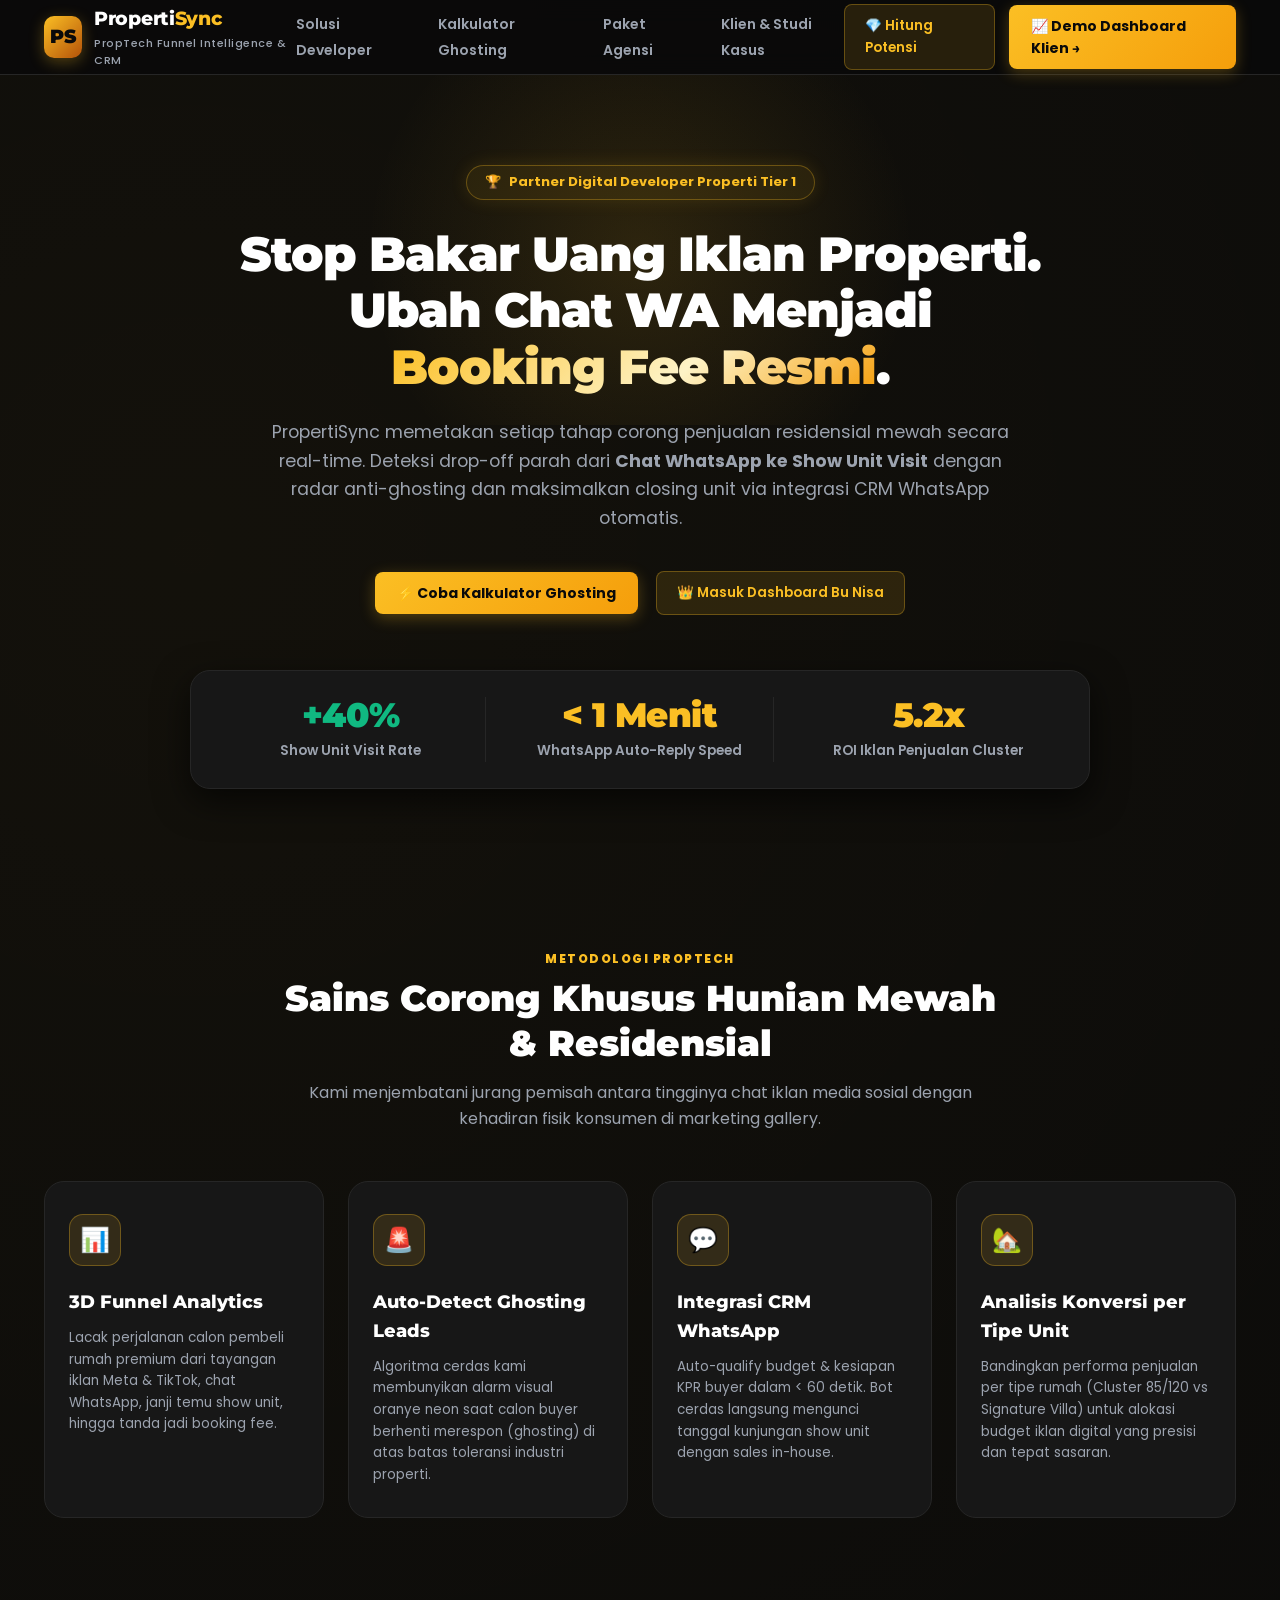
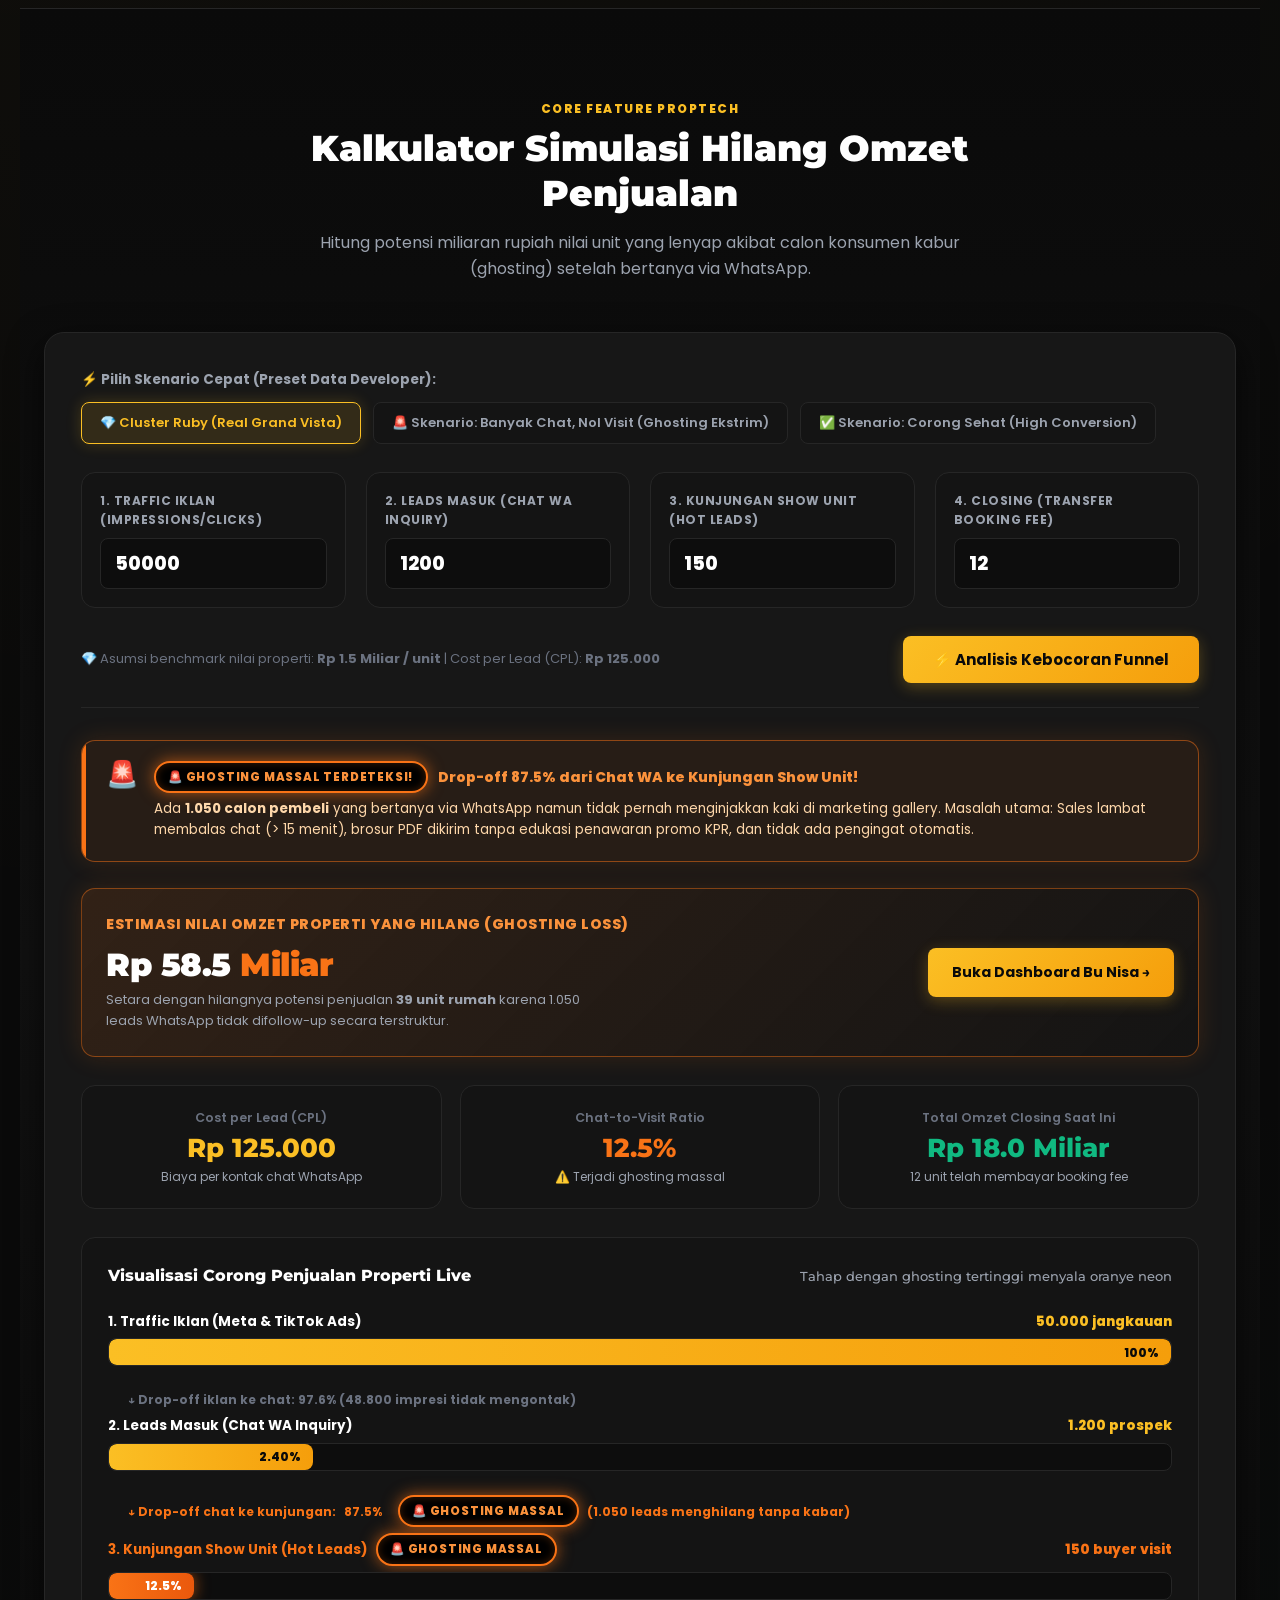
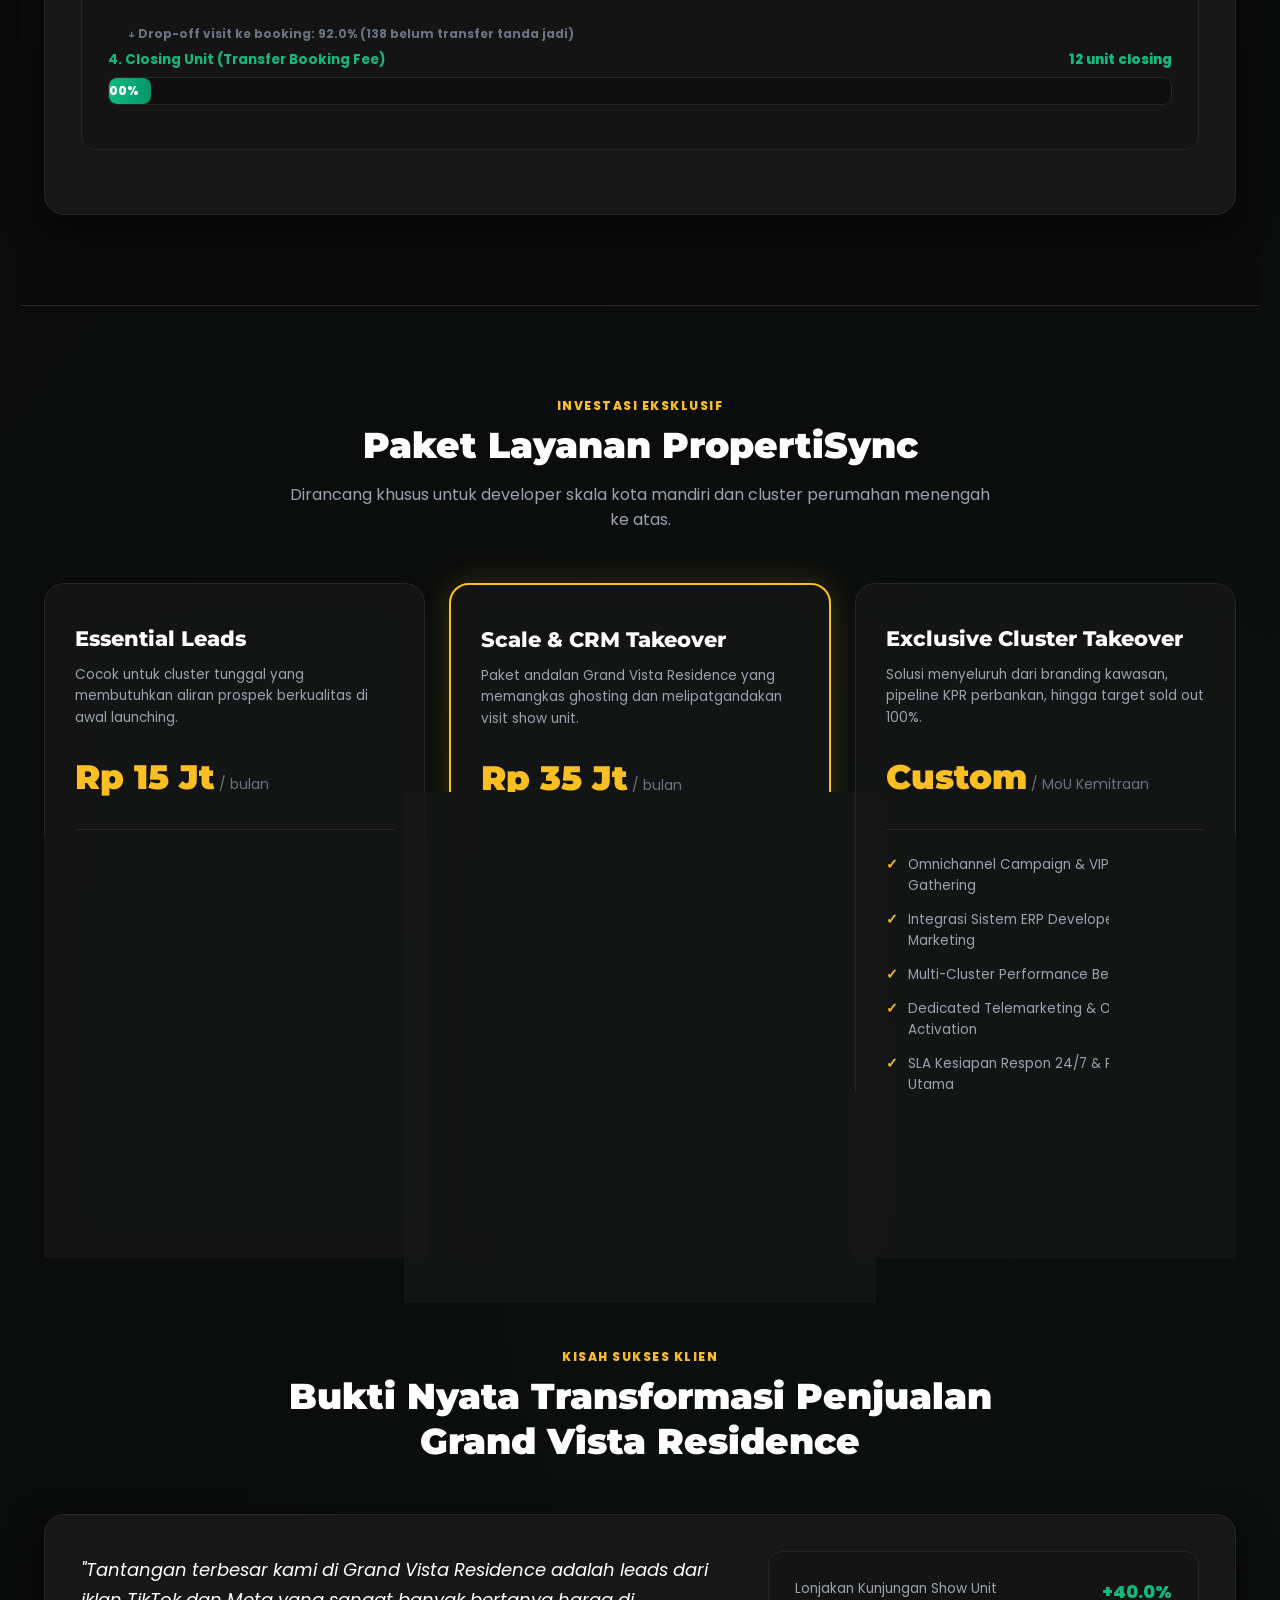
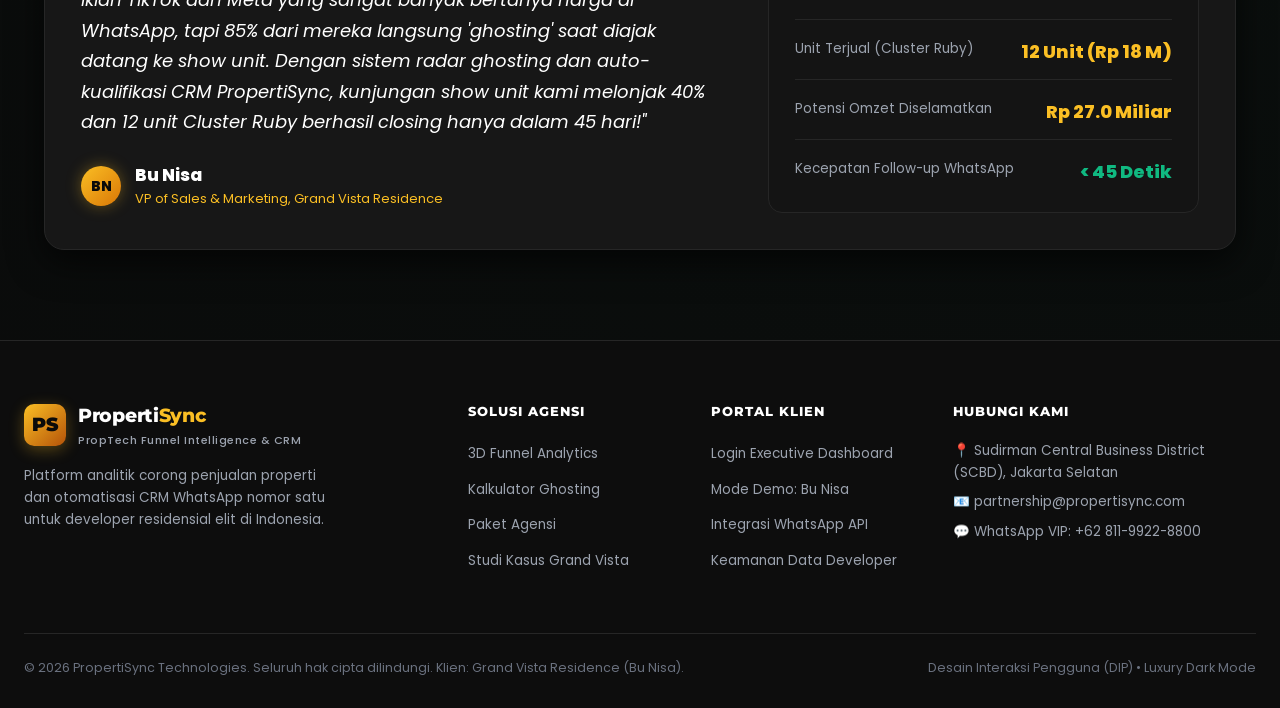
<file: home.html>
<!DOCTYPE html>
<html lang="id">
<head>
  <meta charset="UTF-8" />
  <meta name="viewport" content="width=device-width, initial-scale=1.0" />
  <title>PropertiSync | Solusi PropTech Anti-Ghosting & Corong Penjualan Properti Elit</title>

  <!-- Google Font: Poppins & Montserrat -->
  <link rel="preconnect" href="https://fonts.googleapis.com" />
  <link rel="preconnect" href="https://fonts.gstatic.com" crossorigin />
  <link href="https://fonts.googleapis.com/css2?family=Montserrat:wght@400;600;700;800;900&family=Poppins:wght@300;400;500;600;700;800&display=swap" rel="stylesheet" />

  <!-- CSS Design System -->
  <link rel="stylesheet" href="css/style.css" />
</head>

<body>
  <!-- ================= NAVBAR ================= -->
  <header class="site-header">
    <div class="navbar-container">
      <a href="home.html" class="brand-group">
        <div class="brand-logo-icon">PS</div>
        <div class="brand-text-col">
          <span class="brand-name">Properti<span>Sync</span></span>
          <span class="brand-tagline">PropTech Funnel Intelligence & CRM</span>
        </div>
      </a>

      <nav>
        <ul class="nav-links">
          <li><a href="#solusi">Solusi Developer</a></li>
          <li><a href="#kalkulator">Kalkulator Ghosting</a></li>
          <li><a href="#paket">Paket Agensi</a></li>
          <li><a href="#klien">Klien & Studi Kasus</a></li>
        </ul>
      </nav>

      <div class="nav-cta-group">
        <a href="#kalkulator" class="btn-secondary">💎 Hitung Potensi</a>
        <a href="index.html?demo=true" class="btn-gold">📈 Demo Dashboard Klien &rarr;</a>
      </div>
    </div>
  </header>

  <!-- ================= HERO SECTION ================= -->
  <section class="hero-section">
    <div class="hero-container">
      <div class="pill-badge-gold">
        <span>🏆</span>
        <span>Partner Digital Developer Properti Tier 1</span>
      </div>

      <h1 class="hero-headline">
        Stop Bakar Uang Iklan Properti.<br />
        Ubah Chat WA Menjadi <span class="gold-text">Booking Fee Resmi</span>.
      </h1>

      <p class="hero-subheadline">
        PropertiSync memetakan setiap tahap corong penjualan residensial mewah secara real-time. Deteksi drop-off parah dari
        <strong>Chat WhatsApp ke Show Unit Visit</strong> dengan radar anti-ghosting dan maksimalkan closing unit via integrasi CRM WhatsApp otomatis.
      </p>

      <div class="hero-cta-buttons">
        <a href="#kalkulator" class="btn-gold">⚡ Coba Kalkulator Ghosting</a>
        <a href="index.html?demo=true" class="btn-secondary">👑 Masuk Dashboard Bu Nisa</a>
      </div>

      <!-- KEY STATS BAR -->
      <div class="stats-bar-grid">
        <div class="stat-item">
          <div class="stat-value emerald">+40%</div>
          <div class="stat-label">Show Unit Visit Rate</div>
        </div>
        <div class="stat-item">
          <div class="stat-value">&lt; 1 Menit</div>
          <div class="stat-label">WhatsApp Auto-Reply Speed</div>
        </div>
        <div class="stat-item">
          <div class="stat-value">5.2x</div>
          <div class="stat-label">ROI Iklan Penjualan Cluster</div>
        </div>
      </div>
    </div>
  </section>

  <!-- ================= PROFIL SINGKAT AGENSI (4 VALUE PROPS) ================= -->
  <section id="solusi" class="section-wrapper">
    <div class="section-title-center">
      <span class="section-pill">Metodologi PropTech</span>
      <h2>Sains Corong Khusus Hunian Mewah & Residensial</h2>
      <p>Kami menjembatani jurang pemisah antara tingginya chat iklan media sosial dengan kehadiran fisik konsumen di marketing gallery.</p>
    </div>

    <div class="props-grid">
      <!-- Prop 1 -->
      <div class="prop-card">
        <div class="prop-icon">📊</div>
        <h3>3D Funnel Analytics</h3>
        <p>Lacak perjalanan calon pembeli rumah premium dari tayangan iklan Meta & TikTok, chat WhatsApp, janji temu show unit, hingga tanda jadi booking fee.</p>
      </div>

      <!-- Prop 2 -->
      <div class="prop-card">
        <div class="prop-icon">🚨</div>
        <h3>Auto-Detect Ghosting Leads</h3>
        <p>Algoritma cerdas kami membunyikan alarm visual oranye neon saat calon buyer berhenti merespon (ghosting) di atas batas toleransi industri properti.</p>
      </div>

      <!-- Prop 3 -->
      <div class="prop-card">
        <div class="prop-icon">💬</div>
        <h3>Integrasi CRM WhatsApp</h3>
        <p>Auto-qualify budget & kesiapan KPR buyer dalam &lt; 60 detik. Bot cerdas langsung mengunci tanggal kunjungan show unit dengan sales in-house.</p>
      </div>

      <!-- Prop 4 -->
      <div class="prop-card">
        <div class="prop-icon">🏡</div>
        <h3>Analisis Konversi per Tipe Unit</h3>
        <p>Bandingkan performa penjualan per tipe rumah (Cluster 85/120 vs Signature Villa) untuk alokasi budget iklan digital yang presisi dan tepat sasaran.</p>
      </div>
    </div>
  </section>

  <!-- ================= KALKULATOR SIMULASI HILANG OMZET (CORE FEATURE) ================= -->
  <section id="kalkulator" class="section-wrapper calculator-section">
    <div class="section-title-center">
      <span class="section-pill">Core Feature PropTech</span>
      <h2>Kalkulator Simulasi Hilang Omzet Penjualan</h2>
      <p>Hitung potensi miliaran rupiah nilai unit yang lenyap akibat calon konsumen kabur (ghosting) setelah bertanya via WhatsApp.</p>
    </div>

    <div class="calculator-card-container">
      <!-- Presets Selector -->
      <div class="preset-selector-row">
        <span class="preset-label">⚡ Pilih Skenario Cepat (Preset Data Developer):</span>
        <div class="preset-buttons">
          <button type="button" class="btn-preset active" data-preset="ruby">
            💎 Cluster Ruby (Real Grand Vista)
          </button>
          <button type="button" class="btn-preset" data-preset="banyak_chat">
            🚨 Skenario: Banyak Chat, Nol Visit (Ghosting Ekstrim)
          </button>
          <button type="button" class="btn-preset" data-preset="sehat">
            ✅ Skenario: Corong Sehat (High Conversion)
          </button>
        </div>
      </div>

      <!-- 4 Input Dinamis -->
      <div class="calc-inputs-grid">
        <div class="calc-input-box">
          <label for="inputTraffic">1. Traffic Iklan (Impressions/Clicks)</label>
          <input type="number" id="inputTraffic" value="50000" min="1000" step="1000" />
        </div>

        <div class="calc-input-box">
          <label for="inputChat">2. Leads Masuk (Chat WA Inquiry)</label>
          <input type="number" id="inputChat" value="1200" min="50" step="50" />
        </div>

        <div class="calc-input-box">
          <label for="inputVisit">3. Kunjungan Show Unit (Hot Leads)</label>
          <input type="number" id="inputVisit" value="150" min="5" step="5" />
        </div>

        <div class="calc-input-box">
          <label for="inputBooking">4. Closing (Transfer Booking Fee)</label>
          <input type="number" id="inputBooking" value="12" min="1" step="1" />
        </div>
      </div>

      <!-- Action Bar -->
      <div class="calc-action-bar">
        <span class="calc-note">
          💎 Asumsi benchmark nilai properti: <strong>Rp 1.5 Miliar / unit</strong> | Cost per Lead (CPL): <strong>Rp 125.000</strong>
        </span>
        <button type="button" id="btnHitungCorong" class="btn-gold btn-calc-run">
          ⚡ Analisis Kebocoran Funnel
        </button>
      </div>

      <!-- Calculation Output Display -->
      <div id="calcResultsOutput">
        <!-- Rendered via JavaScript -->
      </div>
    </div>
  </section>

  <!-- ================= PRICING SECTION (GLASSMORPHISM) ================= -->
  <section id="paket" class="section-wrapper">
    <div class="section-title-center">
      <span class="section-pill">Investasi Eksklusif</span>
      <h2>Paket Layanan PropertiSync</h2>
      <p>Dirancang khusus untuk developer skala kota mandiri dan cluster perumahan menengah ke atas.</p>
    </div>

    <div class="pricing-grid">
      <!-- Paket 1 -->
      <div class="pricing-card-glass">
        <div class="pricing-header">
          <h3>Essential Leads</h3>
          <p>Cocok untuk cluster tunggal yang membutuhkan aliran prospek berkualitas di awal launching.</p>
        </div>
        <div class="pricing-price">
          <span class="amount">Rp 15 Jt</span>
          <span class="period"> / bulan</span>
        </div>
        <ul class="pricing-features">
          <li><span class="check-icon">✓</span> Pengelolaan Meta Ads Properti (IG & FB)</li>
          <li><span class="check-icon">✓</span> Setup Landing Page 3D Virtual Show Unit</li>
          <li><span class="check-icon">✓</span> Filter Kualifikasi Pembeli Rumah</li>
          <li><span class="check-icon">✓</span> Laporan Mingguan CPL & Volume Chat</li>
        </ul>
        <a href="#kalkulator" class="btn-secondary" style="text-align: center;">Hitung Potensi Omzet</a>
      </div>

      <!-- Paket 2 (Popular) -->
      <div class="pricing-card-glass popular">
        <div class="popular-badge-gold">👑 Paling Diminati</div>
        <div class="pricing-header">
          <h3>Scale & CRM Takeover</h3>
          <p>Paket andalan Grand Vista Residence yang memangkas ghosting dan melipatgandakan visit show unit.</p>
        </div>
        <div class="pricing-price">
          <span class="amount">Rp 35 Jt</span>
          <span class="period"> / bulan</span>
        </div>
        <ul class="pricing-features">
          <li><span class="check-icon">✓</span> Multi-Platform Ads (Meta Ads + High Intent TikTok)</li>
          <li><span class="check-icon">✓</span> <strong>Radar Deteksi Ghosting Massal Real-Time</strong></li>
          <li><span class="check-icon">✓</span> <strong>Auto-Responder WhatsApp CRM (&lt; 60 Detik)</strong></li>
          <li><span class="check-icon">✓</span> <strong>Akses Executive Dashboard Bu Nisa</strong></li>
          <li><span class="check-icon">✓</span> Auto-Booking Jadwal Visit via Kalender Sales</li>
          <li><span class="check-icon">✓</span> Dedicated Real Estate Growth Strategist</li>
        </ul>
        <a href="index.html?demo=true" class="btn-gold" style="justify-content: center;">Buka Demo Dashboard Klien &rarr;</a>
      </div>

      <!-- Paket 3 -->
      <div class="pricing-card-glass">
        <div class="pricing-header">
          <h3>Exclusive Cluster Takeover</h3>
          <p>Solusi menyeluruh dari branding kawasan, pipeline KPR perbankan, hingga target sold out 100%.</p>
        </div>
        <div class="pricing-price">
          <span class="amount">Custom</span>
          <span class="period"> / MoU Kemitraan</span>
        </div>
        <ul class="pricing-features">
          <li><span class="check-icon">✓</span> Omnichannel Campaign & VIP Customer Gathering</li>
          <li><span class="check-icon">✓</span> Integrasi Sistem ERP Developer & Galeri Marketing</li>
          <li><span class="check-icon">✓</span> Multi-Cluster Performance Benchmarking</li>
          <li><span class="check-icon">✓</span> Dedicated Telemarketing & On-site Activation</li>
          <li><span class="check-icon">✓</span> SLA Kesiapan Respon 24/7 & Prioritas Utama</li>
        </ul>
        <a href="index.html?demo=true" class="btn-secondary" style="text-align: center;">Konsultasi Kemitraan</a>
      </div>
    </div>
  </section>

  <!-- ================= KLIEN & TESTIMONI ================= -->
  <section id="klien" class="section-wrapper" style="padding-top: 0;">
    <div class="section-title-center">
      <span class="section-pill">Kisah Sukses Klien</span>
      <h2>Bukti Nyata Transformasi Penjualan Grand Vista Residence</h2>
    </div>

    <div class="calculator-card-container" style="display: grid; grid-template-columns: 1.2fr 0.8fr; gap: 40px; align-items: center;">
      <div>
        <p style="font-size: 18px; font-style: italic; color: #ffffff; line-height: 1.7; margin-bottom: 24px;">
          "Tantangan terbesar kami di Grand Vista Residence adalah leads dari iklan TikTok dan Meta yang sangat banyak bertanya harga di WhatsApp, tapi 85% dari mereka langsung 'ghosting' saat diajak datang ke show unit. Dengan sistem radar ghosting dan auto-kualifikasi CRM PropertiSync, kunjungan show unit kami melonjak 40% dan 12 unit Cluster Ruby berhasil closing hanya dalam 45 hari!"
        </p>

        <div style="display: flex; align-items: center; gap: 14px;">
          <div class="persona-avatar-gold">BN</div>
          <div>
            <h4 style="font-size: 17px; font-weight: 800; color: #ffffff;">Bu Nisa</h4>
            <p style="font-size: 13px; color: var(--gold-primary);">VP of Sales & Marketing, Grand Vista Residence</p>
          </div>
        </div>
      </div>

      <div style="background: var(--bg-card); border: 1px solid var(--border-subtle); border-radius: var(--radius-md); padding: 26px; display: flex; flex-direction: column; gap: 18px;">
        <div style="display: flex; justify-content: space-between; border-bottom: 1px solid var(--border-subtle); padding-bottom: 12px;">
          <span style="font-size: 13.5px; color: var(--text-secondary);">Lonjakan Kunjungan Show Unit</span>
          <span style="font-size: 18px; font-weight: 800; color: var(--emerald-success);">+40.0%</span>
        </div>
        <div style="display: flex; justify-content: space-between; border-bottom: 1px solid var(--border-subtle); padding-bottom: 12px;">
          <span style="font-size: 13.5px; color: var(--text-secondary);">Unit Terjual (Cluster Ruby)</span>
          <span style="font-size: 18px; font-weight: 800; color: var(--gold-primary);">12 Unit (Rp 18 M)</span>
        </div>
        <div style="display: flex; justify-content: space-between; border-bottom: 1px solid var(--border-subtle); padding-bottom: 12px;">
          <span style="font-size: 13.5px; color: var(--text-secondary);">Potensi Omzet Diselamatkan</span>
          <span style="font-size: 18px; font-weight: 800; color: var(--gold-primary);">Rp 27.0 Miliar</span>
        </div>
        <div style="display: flex; justify-content: space-between;">
          <span style="font-size: 13.5px; color: var(--text-secondary);">Kecepatan Follow-up WhatsApp</span>
          <span style="font-size: 18px; font-weight: 800; color: var(--emerald-success);">&lt; 45 Detik</span>
        </div>
      </div>
    </div>
  </section>

  <!-- ================= FOOTER ================= -->
  <footer class="site-footer">
    <div class="footer-container">
      <div class="footer-top">
        <div class="footer-col">
          <div class="brand-group" style="margin-bottom: 16px;">
            <div class="brand-logo-icon">PS</div>
            <div class="brand-text-col">
              <span class="brand-name">Properti<span>Sync</span></span>
              <span class="brand-tagline">PropTech Funnel Intelligence & CRM</span>
            </div>
          </div>
          <p style="font-size: 13.5px; color: var(--text-secondary); max-width: 320px; line-height: 1.6;">
            Platform analitik corong penjualan properti dan otomatisasi CRM WhatsApp nomor satu untuk developer residensial elit di Indonesia.
          </p>
        </div>

        <div class="footer-col">
          <h4>Solusi Agensi</h4>
          <ul>
            <li><a href="#solusi">3D Funnel Analytics</a></li>
            <li><a href="#kalkulator">Kalkulator Ghosting</a></li>
            <li><a href="#paket">Paket Agensi</a></li>
            <li><a href="#klien">Studi Kasus Grand Vista</a></li>
          </ul>
        </div>

        <div class="footer-col">
          <h4>Portal Klien</h4>
          <ul>
            <li><a href="index.html">Login Executive Dashboard</a></li>
            <li><a href="index.html?demo=true">Mode Demo: Bu Nisa</a></li>
            <li><a href="#">Integrasi WhatsApp API</a></li>
            <li><a href="#">Keamanan Data Developer</a></li>
          </ul>
        </div>

        <div class="footer-col">
          <h4>Hubungi Kami</h4>
          <p style="font-size: 13.5px; color: var(--text-secondary); margin-bottom: 8px;">
            📍 Sudirman Central Business District (SCBD), Jakarta Selatan
          </p>
          <p style="font-size: 13.5px; color: var(--text-secondary); margin-bottom: 8px;">
            📧 partnership@propertisync.com
          </p>
          <p style="font-size: 13.5px; color: var(--text-secondary);">
            💬 WhatsApp VIP: +62 811-9922-8800
          </p>
        </div>
      </div>

      <div class="footer-bottom">
        <span>&copy; 2026 PropertiSync Technologies. Seluruh hak cipta dilindungi. Klien: Grand Vista Residence (Bu Nisa).</span>
        <span>Desain Interaksi Pengguna (DIP) • Luxury Dark Mode</span>
      </div>
    </div>
  </footer>

  <!-- ================= SCRIPTS ================= -->
  <script src="js/data_proptech.js"></script>
  <script>
    // Logic Kalkulator Hilang Omzet
    document.addEventListener("DOMContentLoaded", function () {
      const inputTraffic = document.getElementById("inputTraffic");
      const inputChat = document.getElementById("inputChat");
      const inputVisit = document.getElementById("inputVisit");
      const inputBooking = document.getElementById("inputBooking");
      const btnHitung = document.getElementById("btnHitungCorong");
      const resultsArea = document.getElementById("calcResultsOutput");
      const presetBtns = document.querySelectorAll(".btn-preset");

      const UNIT_PRICE = 1500000000; // Rp 1.5 Miliar
      const CPL_RATE = 125000; // Rp 125.000 / chat

      // Presets Handler
      presetBtns.forEach(function (btn) {
        btn.addEventListener("click", function () {
          presetBtns.forEach(b => b.classList.remove("active"));
          btn.classList.add("active");

          const presetKey = btn.getAttribute("data-preset");
          const presetData = window.propertiSyncData.presets[presetKey];

          if (presetData) {
            inputTraffic.value = presetData.traffic;
            inputChat.value = presetData.chat_wa;
            inputVisit.value = presetData.visit_unit;
            inputBooking.value = presetData.booking;
            hitungDanRender();
          }
        });
      });

      // Button Click
      btnHitung.addEventListener("click", hitungDanRender);

      // Auto update on input
      [inputTraffic, inputChat, inputVisit, inputBooking].forEach(input => {
        input.addEventListener("input", hitungDanRender);
      });

      function hitungDanRender() {
        const traffic = Math.max(1, parseInt(inputTraffic.value) || 0);
        const chat = Math.max(1, parseInt(inputChat.value) || 0);
        const visit = Math.max(0, parseInt(inputVisit.value) || 0);
        const booking = Math.max(0, parseInt(inputBooking.value) || 0);

        // Drop-off calculations
        const dropTrafficToChat = traffic > 0 ? (((traffic - chat) / traffic) * 100) : 0;
        const dropChatToVisit = chat > 0 ? (((chat - visit) / chat) * 100) : 0;
        const dropVisitToBooking = visit > 0 ? (((visit - booking) / visit) * 100) : 0;

        // Ghosting detection: Drop-off dari Chat WA ke Visit Unit >= 70%
        const isGhostingMassal = dropChatToVisit >= 70;

        // Lost Omzet calculation:
        // Rata-rata benchmark sehat dari visit ke closing adalah 15%.
        // Jika 50% dari leads chat yang ghosting bisa datang ke show unit, potensi booking tambahan:
        const ghostingLeads = Math.max(0, chat - visit);
        const potentialExtraVisits = Math.round(ghostingLeads * 0.25); // jika 25% datang
        const potentialLostUnits = Math.max(1, Math.round(potentialExtraVisits * 0.15));
        const lostOmzet = potentialLostUnits * UNIT_PRICE;

        // Metrics
        const closingRate = chat > 0 ? ((booking / chat) * 100).toFixed(2) : "0.00";
        const totalOmzetClosing = booking * UNIT_PRICE;

        // Warning Banner
        let ghostingAlertMarkup = "";
        if (isGhostingMassal) {
          ghostingAlertMarkup = `
            <div class="ghosting-alert-box">
              <div class="alarm-icon">🚨</div>
              <div>
                <div style="display: flex; align-items: center; gap: 10px; margin-bottom: 6px; flex-wrap: wrap;">
                  <span class="ghosting-badge">🚨 GHOSTING MASSAL TERDETEKSI!</span>
                  <span style="font-size: 14px; font-weight: 800; color: #fb923c;">
                    Drop-off ${dropChatToVisit.toFixed(1)}% dari Chat WA ke Kunjungan Show Unit!
                  </span>
                </div>
                <p>
                  Ada <strong>${ghostingLeads.toLocaleString("id-ID")} calon pembeli</strong> yang bertanya via WhatsApp namun tidak pernah menginjakkan kaki di marketing gallery. Masalah utama: Sales lambat membalas chat (> 15 menit), brosur PDF dikirim tanpa edukasi penawaran promo KPR, dan tidak ada pengingat otomatis.
                </p>
              </div>
            </div>
          `;
        }

        // Widths for funnel bars
        const wTraffic = 100;
        const wChat = Math.min(100, Math.max(12, (chat / traffic) * 100 * 8));
        const wVisit = Math.min(100, Math.max(8, (visit / traffic) * 100 * 20));
        const wBooking = Math.min(100, Math.max(4, (booking / traffic) * 100 * 50));

        resultsArea.innerHTML = `
          ${ghostingAlertMarkup}

          <!-- Omzet Hilang Card -->
          <div class="omzet-loss-card">
            <div class="omzet-loss-info">
              <h3>Estimasi Nilai Omzet Properti yang Hilang (Ghosting Loss)</h3>
              <div class="omzet-loss-amount">
                Rp ${(lostOmzet / 1000000000).toFixed(1)} <span>Miliar</span>
              </div>
              <div class="omzet-loss-desc">
                Setara dengan hilangnya potensi penjualan <strong>${potentialLostUnits} unit rumah</strong> karena ${ghostingLeads.toLocaleString("id-ID")} leads WhatsApp tidak difollow-up secara terstruktur.
              </div>
            </div>
            <div>
              <a href="index.html?demo=true" class="btn-gold" style="padding: 13px 24px;">
                Buka Dashboard Bu Nisa &rarr;
              </a>
            </div>
          </div>

          <!-- Metrik Ringkasan -->
          <div class="calc-metrics-row">
            <div class="calc-metric-card">
              <div class="title">Cost per Lead (CPL)</div>
              <div class="val" style="color: var(--gold-primary);">Rp ${CPL_RATE.toLocaleString("id-ID")}</div>
              <div class="sub">Biaya per kontak chat WhatsApp</div>
            </div>

            <div class="calc-metric-card">
              <div class="title">Chat-to-Visit Ratio</div>
              <div class="val" style="${isGhostingMassal ? 'color: var(--orange-neon);' : 'color: var(--emerald-success);'}">
                ${((visit / chat) * 100).toFixed(1)}%
              </div>
              <div class="sub">${isGhostingMassal ? '⚠️ Terjadi ghosting massal' : 'Kunjungan show unit sehat'}</div>
            </div>

            <div class="calc-metric-card">
              <div class="title">Total Omzet Closing Saat Ini</div>
              <div class="val" style="color: var(--emerald-success);">
                Rp ${(totalOmzetClosing / 1000000000).toFixed(1)} Miliar
              </div>
              <div class="sub">${booking} unit telah membayar booking fee</div>
            </div>
          </div>

          <!-- Live Visual Funnel Bars -->
          <div class="live-funnel-card">
            <h4>
              <span>Visualisasi Corong Penjualan Properti Live</span>
              <span style="font-size: 13px; font-weight: 500; color: var(--text-secondary);">
                Tahap dengan ghosting tertinggi menyala oranye neon
              </span>
            </h4>

            <!-- Bar 1: Traffic -->
            <div class="funnel-stage-row">
              <div class="funnel-stage-header">
                <span class="funnel-stage-name">1. Traffic Iklan (Meta & TikTok Ads)</span>
                <span class="funnel-stage-num">${traffic.toLocaleString("id-ID")} jangkauan</span>
              </div>
              <div class="funnel-track">
                <div class="funnel-fill" style="width: ${wTraffic}%">100%</div>
              </div>
            </div>

            <div class="funnel-drop-indicator">
              &darr; Drop-off iklan ke chat: ${dropTrafficToChat.toFixed(1)}% (${(traffic - chat).toLocaleString("id-ID")} impresi tidak mengontak)
            </div>

            <!-- Bar 2: Chat WA -->
            <div class="funnel-stage-row">
              <div class="funnel-stage-header">
                <span class="funnel-stage-name">2. Leads Masuk (Chat WA Inquiry)</span>
                <span class="funnel-stage-num">${chat.toLocaleString("id-ID")} prospek</span>
              </div>
              <div class="funnel-track">
                <div class="funnel-fill" style="width: ${wChat}%">${((chat / traffic) * 100).toFixed(2)}%</div>
              </div>
            </div>

            <div class="funnel-drop-indicator ${isGhostingMassal ? 'drop-ghosting' : ''}">
              &darr; Drop-off chat ke kunjungan: <strong>${dropChatToVisit.toFixed(1)}%</strong>
              ${isGhostingMassal ? '<span class="ghosting-badge" style="margin-left: 8px;">🚨 GHOSTING MASSAL</span>' : ''}
              (${ghostingLeads.toLocaleString("id-ID")} leads menghilang tanpa kabar)
            </div>

            <!-- Bar 3: Visit Unit -->
            <div class="funnel-stage-row">
              <div class="funnel-stage-header">
                <span class="funnel-stage-name" style="${isGhostingMassal ? 'color: var(--orange-neon);' : ''}">
                  3. Kunjungan Show Unit (Hot Leads)
                  ${isGhostingMassal ? '<span class="ghosting-badge">🚨 GHOSTING MASSAL</span>' : ''}
                </span>
                <span class="funnel-stage-num" style="${isGhostingMassal ? 'color: var(--orange-neon);' : ''}">
                  ${visit.toLocaleString("id-ID")} buyer visit
                </span>
              </div>
              <div class="funnel-track">
                <div class="funnel-fill ${isGhostingMassal ? 'fill-neon-orange' : ''}" style="width: ${wVisit}%">
                  ${((visit / chat) * 100).toFixed(1)}%
                </div>
              </div>
            </div>

            <div class="funnel-drop-indicator">
              &darr; Drop-off visit ke booking: ${dropVisitToBooking.toFixed(1)}% (${(visit - booking).toLocaleString("id-ID")} belum transfer tanda jadi)
            </div>

            <!-- Bar 4: Closing -->
            <div class="funnel-stage-row">
              <div class="funnel-stage-header">
                <span class="funnel-stage-name" style="color: var(--emerald-success);">4. Closing Unit (Transfer Booking Fee)</span>
                <span class="funnel-stage-num" style="color: var(--emerald-success);">${booking} unit closing</span>
              </div>
              <div class="funnel-track">
                <div class="funnel-fill" style="width: ${wBooking}%; background: linear-gradient(90deg, #10b981 0%, #059669 100%); color: #ffffff;">
                  ${closingRate}%
                </div>
              </div>
            </div>
          </div>
        `;
      }

      // First run
      hitungDanRender();
    });
  </script>
</body>
</html>
</file>
<file: css/style.css>
/* ==========================================================================
   PropertiSync - PropTech Luxury Design System
   Tema: Premium Dark Mode (Obsidian Black, Charcoal, Gold & Neon Orange Alarm)
   ========================================================================== */

@import url('https://fonts.googleapis.com/css2?family=Poppins:ital,wght@0,300;0,400;0,500;0,600;0,700;0,800;1,400&family=Montserrat:wght@400;600;700;800;900&display=swap');

:root {
  /* Dark Luxury Base */
  --bg-obsidian: #0a0a0a;
  --bg-charcoal: #171717;
  --bg-card: #141414;
  --bg-card-hover: #1f1f1f;
  --bg-elevated: #1a1a1a;

  /* Borders */
  --border-subtle: #262626;
  --border-light: #333333;
  --border-gold: rgba(251, 191, 36, 0.35);

  /* Typography Colors */
  --text-main: #f3f4f6;
  --text-secondary: #9ca3af;
  --text-muted: #6b7280;
  --text-gold: #fbbf24;

  /* Gold Palette (Luxury Accent) */
  --gold-primary: #fbbf24;
  --gold-hover: #f59e0b;
  --gold-dark: #b45309;
  --gold-soft: rgba(251, 191, 36, 0.12);
  --gold-border: rgba(251, 191, 36, 0.3);
  --gold-glow: 0 0 25px rgba(251, 191, 36, 0.25);

  /* Ghosting Alarm (Neon Orange Highlight) */
  --orange-neon: #f97316;
  --orange-glow: 0 0 16px rgba(249, 115, 22, 0.65);
  --orange-soft: rgba(249, 115, 22, 0.1);
  --orange-border: rgba(249, 115, 22, 0.45);
  --orange-text: #fb923c;

  /* Emerald Green (Success Closing) */
  --emerald-success: #10b981;
  --emerald-soft: rgba(16, 185, 129, 0.12);
  --emerald-border: rgba(16, 185, 129, 0.3);

  /* Layout */
  --sidebar-width: 275px;
  --header-height: 74px;
  --radius-sm: 8px;
  --radius-md: 14px;
  --radius-lg: 20px;
  --radius-full: 9999px;

  /* Shadows */
  --shadow-dark: 0 12px 35px rgba(0, 0, 0, 0.65);
  --shadow-gold: 0 4px 20px rgba(251, 191, 36, 0.18);
  --shadow-neon: 0 0 25px rgba(249, 115, 22, 0.3);
}

/* ================= RESET & CORE ================= */
* {
  margin: 0;
  padding: 0;
  box-sizing: border-box;
}

html {
  scroll-behavior: smooth;
}

body {
  font-family: 'Poppins', 'Montserrat', sans-serif;
  background-color: var(--bg-obsidian);
  color: var(--text-main);
  line-height: 1.6;
  -webkit-font-smoothing: antialiased;
  background-image: 
    radial-gradient(circle at 15% 10%, rgba(251, 191, 36, 0.04) 0%, transparent 40%),
    radial-gradient(circle at 85% 80%, rgba(16, 185, 129, 0.03) 0%, transparent 40%);
}

a {
  color: inherit;
  text-decoration: none;
  transition: all 0.25s ease;
}

button {
  font-family: inherit;
  cursor: pointer;
  border: none;
  background: none;
  outline: none;
  transition: all 0.25s ease;
}

input, select, textarea {
  font-family: inherit;
  font-size: 14px;
}

.hidden {
  display: none !important;
}

/* ================= SPECIAL: GHOSTING ALARM COMPONENT ================= */
/* Background hitam pekat dengan border neon orange, teks orange terang, glow pulse */
.ghosting-badge {
  background-color: #000000 !important;
  border: 2px solid #f97316 !important;
  color: #fb923c !important;
  font-weight: 800 !important;
  font-size: 11.5px !important;
  letter-spacing: 0.8px;
  padding: 5px 12px !important;
  border-radius: var(--radius-full);
  display: inline-flex;
  align-items: center;
  gap: 6px;
  text-transform: uppercase;
  box-shadow: 0 0 16px rgba(249, 115, 22, 0.65), inset 0 0 8px rgba(249, 115, 22, 0.25);
  animation: ghosting-pulse 2s infinite ease-in-out;
}

@keyframes ghosting-pulse {
  0%, 100% {
    transform: scale(1);
    box-shadow: 0 0 14px rgba(249, 115, 22, 0.6), inset 0 0 6px rgba(249, 115, 22, 0.2);
    border-color: #f97316;
  }
  50% {
    transform: scale(1.04);
    box-shadow: 0 0 24px rgba(249, 115, 22, 0.9), inset 0 0 12px rgba(249, 115, 22, 0.4);
    border-color: #fb923c;
  }
}

.ghosting-alert-box {
  background: rgba(249, 115, 22, 0.07) !important;
  border: 1px solid rgba(249, 115, 22, 0.5) !important;
  border-radius: var(--radius-md);
  padding: 20px 24px;
  margin-bottom: 26px;
  display: flex;
  align-items: flex-start;
  gap: 16px;
  box-shadow: 0 0 25px rgba(249, 115, 22, 0.15);
  position: relative;
  overflow: hidden;
}

.ghosting-alert-box::before {
  content: '';
  position: absolute;
  top: 0;
  left: 0;
  width: 4px;
  height: 100%;
  background: var(--orange-neon);
}

.ghosting-alert-box .alarm-icon {
  font-size: 26px;
  line-height: 1;
}

.ghosting-alert-box h4 {
  font-size: 15.5px;
  font-weight: 800;
  color: #ffedd5;
  margin-bottom: 4px;
}

.ghosting-alert-box p {
  font-size: 13.5px;
  color: #fed7aa;
  line-height: 1.55;
}

/* ================= LANDING PAGE (home.html) ================= */
.site-header {
  position: sticky;
  top: 0;
  z-index: 100;
  background: rgba(10, 10, 10, 0.88);
  backdrop-filter: blur(12px);
  border-bottom: 1px solid var(--border-subtle);
}

.navbar-container {
  max-width: 1240px;
  margin: 0 auto;
  padding: 0 24px;
  height: var(--header-height);
  display: flex;
  align-items: center;
  justify-content: space-between;
}

.brand-group {
  display: flex;
  align-items: center;
  gap: 12px;
}

.brand-logo-icon {
  width: 42px;
  height: 42px;
  background: linear-gradient(135deg, #fbbf24 0%, #b45309 100%);
  color: #0a0a0a;
  border-radius: 10px;
  display: flex;
  align-items: center;
  justify-content: center;
  font-weight: 900;
  font-size: 19px;
  font-family: 'Montserrat', sans-serif;
  box-shadow: 0 4px 15px rgba(251, 191, 36, 0.3);
}

.brand-text-col {
  display: flex;
  flex-direction: column;
}

.brand-name {
  font-size: 19px;
  font-weight: 800;
  color: #ffffff;
  letter-spacing: -0.3px;
  font-family: 'Montserrat', sans-serif;
}

.brand-name span {
  color: var(--gold-primary);
}

.brand-tagline {
  font-size: 11px;
  color: var(--text-secondary);
  font-weight: 500;
  letter-spacing: 0.5px;
}

.nav-links {
  display: flex;
  align-items: center;
  gap: 32px;
  list-style: none;
}

.nav-links a {
  font-size: 14px;
  font-weight: 600;
  color: var(--text-secondary);
}

.nav-links a:hover {
  color: var(--gold-primary);
}

.nav-cta-group {
  display: flex;
  align-items: center;
  gap: 14px;
}

.btn-secondary {
  padding: 10px 20px;
  background: var(--gold-soft);
  color: var(--gold-primary);
  border: 1px solid var(--gold-border);
  border-radius: var(--radius-sm);
  font-weight: 600;
  font-size: 13.5px;
}

.btn-secondary:hover {
  background: rgba(251, 191, 36, 0.2);
  color: #ffffff;
  border-color: var(--gold-primary);
  box-shadow: 0 0 15px rgba(251, 191, 36, 0.2);
}

.btn-gold {
  padding: 10px 22px;
  background: linear-gradient(135deg, #fbbf24 0%, #f59e0b 100%);
  color: #0a0a0a;
  border-radius: var(--radius-sm);
  font-weight: 700;
  font-size: 14px;
  display: inline-flex;
  align-items: center;
  gap: 8px;
  box-shadow: 0 4px 15px rgba(251, 191, 36, 0.28);
}

.btn-gold:hover {
  background: linear-gradient(135deg, #f59e0b 0%, #d97706 100%);
  box-shadow: 0 6px 22px rgba(251, 191, 36, 0.45);
  transform: translateY(-2px);
}

/* Hero Section */
.hero-section {
  padding: 90px 24px 70px;
  position: relative;
  text-align: center;
  overflow: hidden;
}

.hero-section::before {
  content: '';
  position: absolute;
  top: 0;
  left: 50%;
  transform: translateX(-50%);
  width: 700px;
  height: 350px;
  background: radial-gradient(circle, rgba(251, 191, 36, 0.12) 0%, transparent 70%);
  pointer-events: none;
  z-index: 0;
}

.hero-container {
  max-width: 960px;
  margin: 0 auto;
  position: relative;
  z-index: 1;
}

.pill-badge-gold {
  display: inline-flex;
  align-items: center;
  gap: 8px;
  padding: 6px 18px;
  background: rgba(251, 191, 36, 0.08);
  border: 1px solid var(--gold-border);
  color: var(--gold-primary);
  border-radius: var(--radius-full);
  font-size: 13px;
  font-weight: 700;
  margin-bottom: 26px;
  box-shadow: 0 0 18px rgba(251, 191, 36, 0.12);
}

.hero-headline {
  font-size: 48px;
  font-weight: 900;
  color: #ffffff;
  line-height: 1.18;
  letter-spacing: -1px;
  margin-bottom: 22px;
  font-family: 'Montserrat', sans-serif;
}

.hero-headline .gold-text {
  background: linear-gradient(135deg, #fbbf24 0%, #fef3c7 60%, #f59e0b 100%);
  -webkit-background-clip: text;
  -webkit-text-fill-color: transparent;
  display: inline-block;
}

.hero-subheadline {
  font-size: 17.5px;
  color: var(--text-secondary);
  max-width: 760px;
  margin: 0 auto 38px;
  font-weight: 400;
  line-height: 1.65;
}

.hero-cta-buttons {
  display: flex;
  align-items: center;
  justify-content: center;
  gap: 18px;
  margin-bottom: 55px;
  flex-wrap: wrap;
}

/* Stats Bar */
.stats-bar-grid {
  display: grid;
  grid-template-columns: repeat(3, 1fr);
  gap: 20px;
  background: var(--bg-charcoal);
  border: 1px solid var(--border-subtle);
  border-radius: var(--radius-lg);
  padding: 26px;
  box-shadow: var(--shadow-dark);
  max-width: 900px;
  margin: 0 auto;
}

.stat-item {
  display: flex;
  flex-direction: column;
  align-items: center;
  text-align: center;
  border-right: 1px solid var(--border-subtle);
  padding: 0 16px;
}

.stat-item:last-child {
  border-right: none;
}

.stat-value {
  font-size: 34px;
  font-weight: 900;
  color: var(--gold-primary);
  font-family: 'Montserrat', sans-serif;
  letter-spacing: -0.5px;
  line-height: 1.1;
  margin-bottom: 6px;
}

.stat-value.emerald {
  color: var(--emerald-success);
}

.stat-label {
  font-size: 13.5px;
  font-weight: 600;
  color: var(--text-secondary);
}

/* Section Wrapper */
.section-wrapper {
  padding: 90px 24px;
  max-width: 1240px;
  margin: 0 auto;
}

.section-title-center {
  text-align: center;
  max-width: 720px;
  margin: 0 auto 50px;
}

.section-pill {
  font-size: 12px;
  font-weight: 800;
  text-transform: uppercase;
  letter-spacing: 1.5px;
  color: var(--gold-primary);
  margin-bottom: 8px;
  display: block;
}

.section-title-center h2 {
  font-size: 36px;
  font-weight: 900;
  color: #ffffff;
  line-height: 1.25;
  margin-bottom: 14px;
  font-family: 'Montserrat', sans-serif;
}

.section-title-center p {
  font-size: 16px;
  color: var(--text-secondary);
}

/* Props 4 Grid */
.props-grid {
  display: grid;
  grid-template-columns: repeat(4, 1fr);
  gap: 24px;
}

.prop-card {
  background: var(--bg-charcoal);
  border: 1px solid var(--border-subtle);
  border-radius: var(--radius-lg);
  padding: 32px 24px;
  transition: all 0.3s ease;
  display: flex;
  flex-direction: column;
}

.prop-card:hover {
  transform: translateY(-4px);
  border-color: var(--gold-border);
  box-shadow: 0 10px 30px rgba(0, 0, 0, 0.7), 0 0 15px rgba(251, 191, 36, 0.12);
}

.prop-icon {
  width: 52px;
  height: 52px;
  background: var(--gold-soft);
  color: var(--gold-primary);
  border: 1px solid var(--gold-border);
  border-radius: var(--radius-md);
  display: flex;
  align-items: center;
  justify-content: center;
  font-size: 24px;
  margin-bottom: 22px;
}

.prop-card h3 {
  font-size: 18px;
  font-weight: 800;
  margin-bottom: 10px;
  color: #ffffff;
  font-family: 'Montserrat', sans-serif;
}

.prop-card p {
  font-size: 13.5px;
  color: var(--text-secondary);
  line-height: 1.6;
}

/* ================= CALCULATOR CORE (home.html) ================= */
.calculator-section {
  background: linear-gradient(180deg, #0a0a0a 0%, #111111 50%, #0a0a0a 100%);
  border-top: 1px solid var(--border-subtle);
  border-bottom: 1px solid var(--border-subtle);
}

.calculator-card-container {
  background: var(--bg-charcoal);
  border: 1px solid var(--border-subtle);
  border-radius: var(--radius-lg);
  padding: 36px;
  box-shadow: var(--shadow-dark);
}

.preset-selector-row {
  margin-bottom: 28px;
}

.preset-label {
  font-size: 13.5px;
  font-weight: 700;
  color: var(--text-secondary);
  margin-bottom: 12px;
  display: block;
}

.preset-buttons {
  display: flex;
  gap: 12px;
  flex-wrap: wrap;
}

.btn-preset {
  padding: 10px 18px;
  border-radius: var(--radius-sm);
  background: var(--bg-card);
  border: 1px solid var(--border-subtle);
  font-size: 13px;
  font-weight: 600;
  color: var(--text-secondary);
  display: flex;
  align-items: center;
  gap: 6px;
}

.btn-preset:hover {
  border-color: var(--gold-primary);
  color: var(--gold-primary);
}

.btn-preset.active {
  background: var(--gold-soft);
  border-color: var(--gold-primary);
  color: var(--gold-primary);
  box-shadow: 0 0 15px rgba(251, 191, 36, 0.2);
}

.calc-inputs-grid {
  display: grid;
  grid-template-columns: repeat(4, 1fr);
  gap: 20px;
  margin-bottom: 28px;
}

.calc-input-box {
  background: var(--bg-card);
  border: 1px solid var(--border-subtle);
  border-radius: var(--radius-md);
  padding: 18px;
}

.calc-input-box label {
  display: block;
  font-size: 12px;
  font-weight: 700;
  color: var(--text-secondary);
  text-transform: uppercase;
  letter-spacing: 0.5px;
  margin-bottom: 8px;
}

.calc-input-box input {
  width: 100%;
  padding: 10px 14px;
  border: 1px solid var(--border-subtle);
  border-radius: var(--radius-sm);
  font-size: 19px;
  font-weight: 800;
  color: #ffffff;
  outline: none;
  background: #0d0d0d;
}

.calc-input-box input:focus {
  border-color: var(--gold-primary);
  box-shadow: 0 0 0 2px rgba(251, 191, 36, 0.2);
}

.calc-action-bar {
  display: flex;
  align-items: center;
  justify-content: space-between;
  margin-bottom: 32px;
  padding-bottom: 24px;
  border-bottom: 1px solid var(--border-subtle);
}

.calc-note {
  font-size: 13px;
  color: var(--text-muted);
}

.btn-calc-run {
  padding: 12px 30px;
  font-size: 15px;
}

/* Calculator Output Results */
.omzet-loss-card {
  background: linear-gradient(135deg, rgba(249, 115, 22, 0.12) 0%, rgba(20, 20, 20, 0.95) 100%);
  border: 1px solid rgba(249, 115, 22, 0.45);
  border-radius: var(--radius-md);
  padding: 24px;
  display: flex;
  align-items: center;
  justify-content: space-between;
  margin-bottom: 28px;
  box-shadow: 0 0 25px rgba(249, 115, 22, 0.15);
}

.omzet-loss-info h3 {
  font-size: 14px;
  font-weight: 800;
  color: var(--orange-text);
  text-transform: uppercase;
  letter-spacing: 0.5px;
  margin-bottom: 4px;
}

.omzet-loss-amount {
  font-size: 32px;
  font-weight: 900;
  color: #ffffff;
  letter-spacing: -0.5px;
  font-family: 'Montserrat', sans-serif;
}

.omzet-loss-amount span {
  color: var(--orange-neon);
}

.omzet-loss-desc {
  font-size: 13px;
  color: var(--text-secondary);
  max-width: 500px;
}

.calc-metrics-row {
  display: grid;
  grid-template-columns: repeat(3, 1fr);
  gap: 18px;
  margin-bottom: 28px;
}

.calc-metric-card {
  background: var(--bg-card);
  border: 1px solid var(--border-subtle);
  border-radius: var(--radius-md);
  padding: 22px;
  text-align: center;
}

.calc-metric-card .title {
  font-size: 12.5px;
  font-weight: 600;
  color: var(--text-muted);
  margin-bottom: 6px;
}

.calc-metric-card .val {
  font-size: 26px;
  font-weight: 800;
  color: #ffffff;
  line-height: 1.1;
  margin-bottom: 4px;
  font-family: 'Montserrat', sans-serif;
}

.calc-metric-card .sub {
  font-size: 12px;
  color: var(--text-secondary);
}

/* Live Funnel Visualization */
.live-funnel-card {
  background: var(--bg-card);
  border: 1px solid var(--border-subtle);
  border-radius: var(--radius-md);
  padding: 26px;
  margin-bottom: 28px;
}

.live-funnel-card h4 {
  font-size: 15.5px;
  font-weight: 800;
  margin-bottom: 22px;
  color: #ffffff;
  display: flex;
  align-items: center;
  justify-content: space-between;
  font-family: 'Montserrat', sans-serif;
}

.funnel-stage-row {
  margin-bottom: 18px;
}

.funnel-stage-header {
  display: flex;
  justify-content: space-between;
  align-items: center;
  margin-bottom: 6px;
  font-size: 13.5px;
}

.funnel-stage-name {
  font-weight: 700;
  color: #ffffff;
  display: flex;
  align-items: center;
  gap: 8px;
}

.funnel-stage-num {
  font-weight: 800;
  color: var(--gold-primary);
}

.funnel-track {
  height: 28px;
  background: #0d0d0d;
  border-radius: var(--radius-sm);
  overflow: hidden;
  position: relative;
  border: 1px solid var(--border-subtle);
}

.funnel-fill {
  height: 100%;
  background: linear-gradient(90deg, #fbbf24 0%, #f59e0b 100%);
  border-radius: var(--radius-sm);
  transition: width 0.8s cubic-bezier(0.4, 0, 0.2, 1);
  display: flex;
  align-items: center;
  justify-content: flex-end;
  padding-right: 12px;
  color: #0a0a0a;
  font-size: 12px;
  font-weight: 800;
}

.funnel-fill.fill-neon-orange {
  background: linear-gradient(90deg, #f97316 0%, #ea580c 100%) !important;
  color: #ffffff !important;
  box-shadow: 0 0 15px rgba(249, 115, 22, 0.6);
}

.funnel-drop-indicator {
  padding: 6px 0 6px 20px;
  font-size: 12px;
  font-weight: 700;
  color: var(--text-muted);
  display: flex;
  align-items: center;
  gap: 8px;
}

.funnel-drop-indicator.drop-ghosting {
  color: var(--orange-neon);
}

/* ================= PRICING (GLASSMORPHISM) ================= */
.pricing-grid {
  display: grid;
  grid-template-columns: repeat(3, 1fr);
  gap: 24px;
  align-items: stretch;
}

.pricing-card-glass {
  background: rgba(23, 23, 23, 0.75);
  backdrop-filter: blur(14px);
  border: 1px solid var(--border-subtle);
  border-radius: var(--radius-lg);
  padding: 38px 30px;
  display: flex;
  flex-direction: column;
  position: relative;
  transition: all 0.3s ease;
}

.pricing-card-glass:hover {
  transform: translateY(-5px);
  border-color: var(--gold-border);
  box-shadow: 0 15px 35px rgba(0, 0, 0, 0.8), 0 0 20px rgba(251, 191, 36, 0.15);
}

.pricing-card-glass.popular {
  border: 2px solid var(--gold-primary);
  box-shadow: 0 0 30px rgba(251, 191, 36, 0.2);
}

.popular-badge-gold {
  position: absolute;
  top: -14px;
  left: 50%;
  transform: translateX(-50%);
  background: linear-gradient(135deg, #fbbf24 0%, #d97706 100%);
  color: #0a0a0a;
  padding: 4px 16px;
  border-radius: var(--radius-full);
  font-size: 11px;
  font-weight: 800;
  letter-spacing: 1px;
  text-transform: uppercase;
  font-family: 'Montserrat', sans-serif;
}

.pricing-header h3 {
  font-size: 21px;
  font-weight: 800;
  color: #ffffff;
  margin-bottom: 8px;
  font-family: 'Montserrat', sans-serif;
}

.pricing-header p {
  font-size: 13.5px;
  color: var(--text-secondary);
  margin-bottom: 22px;
  min-height: 42px;
}

.pricing-price {
  margin-bottom: 24px;
  padding-bottom: 24px;
  border-bottom: 1px solid var(--border-subtle);
}

.pricing-price .amount {
  font-size: 34px;
  font-weight: 900;
  color: var(--gold-primary);
  font-family: 'Montserrat', sans-serif;
}

.pricing-price .period {
  font-size: 14px;
  color: var(--text-muted);
}

.pricing-features {
  list-style: none;
  margin-bottom: 32px;
  flex-grow: 1;
}

.pricing-features li {
  font-size: 13.5px;
  color: var(--text-secondary);
  margin-bottom: 12px;
  display: flex;
  align-items: flex-start;
  gap: 10px;
}

.pricing-features li .check-icon {
  color: var(--gold-primary);
  font-weight: 800;
}

/* ================= FOOTER ================= */
.site-footer {
  background: #0d0d0d;
  border-top: 1px solid var(--border-subtle);
  padding: 60px 24px 30px;
}

.footer-container {
  max-width: 1240px;
  margin: 0 auto;
}

.footer-top {
  display: grid;
  grid-template-columns: 2fr 1fr 1fr 1.5fr;
  gap: 40px;
  margin-bottom: 50px;
}

.footer-col h4 {
  font-size: 13px;
  font-weight: 800;
  color: #ffffff;
  text-transform: uppercase;
  letter-spacing: 1px;
  margin-bottom: 18px;
  font-family: 'Montserrat', sans-serif;
}

.footer-col ul {
  list-style: none;
}

.footer-col ul li {
  margin-bottom: 10px;
}

.footer-col ul li a {
  font-size: 13.5px;
  color: var(--text-secondary);
}

.footer-col ul li a:hover {
  color: var(--gold-primary);
}

.footer-bottom {
  border-top: 1px solid var(--border-subtle);
  padding-top: 24px;
  display: flex;
  align-items: center;
  justify-content: space-between;
  font-size: 12.5px;
  color: var(--text-muted);
}

/* ================= AUTH MODULE (index.html) ================= */
.auth-page {
  min-height: 100vh;
  background: var(--bg-obsidian);
  display: flex;
  flex-direction: column;
  position: relative;
}

.auth-header {
  height: var(--header-height);
  border-bottom: 1px solid var(--border-subtle);
  background: rgba(10, 10, 10, 0.9);
  display: flex;
  align-items: center;
  justify-content: space-between;
  padding: 0 32px;
}

.auth-body-container {
  flex-grow: 1;
  display: flex;
  align-items: center;
  justify-content: center;
  padding: 40px 20px;
  position: relative;
}

.auth-body-container::before {
  content: '';
  position: absolute;
  width: 500px;
  height: 500px;
  background: radial-gradient(circle, rgba(251, 191, 36, 0.08) 0%, transparent 70%);
  pointer-events: none;
}

.auth-card-glass {
  width: 100%;
  max-width: 440px;
  background: rgba(23, 23, 23, 0.85);
  backdrop-filter: blur(16px);
  border: 1px solid var(--border-subtle);
  border-radius: var(--radius-lg);
  padding: 38px;
  box-shadow: 0 20px 50px rgba(0, 0, 0, 0.8), 0 0 30px rgba(251, 191, 36, 0.1);
  position: relative;
  z-index: 2;
}

.auth-tabs {
  display: flex;
  border-bottom: 1px solid var(--border-subtle);
  margin-bottom: 24px;
}

.auth-tab-btn {
  flex: 1;
  text-align: center;
  padding: 12px;
  font-size: 14px;
  font-weight: 700;
  color: var(--text-secondary);
  border-bottom: 2px solid transparent;
}

.auth-tab-btn.active {
  color: var(--gold-primary);
  border-bottom-color: var(--gold-primary);
}

.auth-form-title {
  font-size: 22px;
  font-weight: 800;
  color: #ffffff;
  margin-bottom: 6px;
  font-family: 'Montserrat', sans-serif;
}

.auth-form-subtitle {
  font-size: 13.5px;
  color: var(--text-secondary);
  margin-bottom: 24px;
}

.form-group {
  margin-bottom: 16px;
}

.form-group label {
  display: block;
  font-size: 12.5px;
  font-weight: 600;
  color: var(--text-secondary);
  margin-bottom: 6px;
}

.form-group input {
  width: 100%;
  padding: 11px 14px;
  background: rgba(10, 10, 10, 0.7);
  border: 1px solid var(--border-subtle);
  border-radius: var(--radius-sm);
  outline: none;
  font-size: 14px;
  color: #ffffff;
}

.form-group input:focus {
  border-color: var(--gold-primary);
  box-shadow: 0 0 0 2px rgba(251, 191, 36, 0.25);
}

.btn-auth-submit {
  width: 100%;
  padding: 12px;
  margin-top: 8px;
  margin-bottom: 18px;
  justify-content: center;
}

.demo-shortcut-box {
  background: rgba(251, 191, 36, 0.06);
  border: 1px solid var(--gold-border);
  border-radius: var(--radius-md);
  padding: 16px;
  text-align: center;
}

.btn-demo-login {
  width: 100%;
  padding: 11px;
  background: #1c1917;
  color: var(--gold-primary);
  border: 1px solid var(--gold-border);
  border-radius: var(--radius-sm);
  font-weight: 700;
  font-size: 13.5px;
  display: flex;
  align-items: center;
  justify-content: center;
  gap: 8px;
}

.btn-demo-login:hover {
  background: var(--gold-soft);
  color: #ffffff;
  border-color: var(--gold-primary);
  box-shadow: 0 0 15px rgba(251, 191, 36, 0.25);
}

/* ================= DASHBOARD SHELL (index.html) ================= */
.dashboard-page {
  display: flex;
  min-height: 100vh;
  background: var(--bg-obsidian);
}

/* Sidebar */
.sidebar {
  width: var(--sidebar-width);
  background: var(--bg-charcoal);
  border-right: 1px solid var(--border-subtle);
  display: flex;
  flex-direction: column;
  position: fixed;
  top: 0;
  bottom: 0;
  left: 0;
  z-index: 50;
}

.sidebar-brand {
  padding: 22px 24px;
  border-bottom: 1px solid var(--border-subtle);
  display: flex;
  align-items: center;
  gap: 12px;
}

.sidebar-client-tag {
  padding: 14px 24px;
  background: rgba(10, 10, 10, 0.5);
  border-bottom: 1px solid var(--border-subtle);
  font-size: 12px;
  color: var(--text-muted);
}

.sidebar-client-tag strong {
  display: block;
  font-size: 13.5px;
  color: var(--gold-primary);
  font-family: 'Montserrat', sans-serif;
}

.sidebar-menu {
  padding: 18px 14px;
  display: flex;
  flex-direction: column;
  gap: 6px;
  flex-grow: 1;
}

.menu-item {
  display: flex;
  align-items: center;
  gap: 12px;
  padding: 12px 16px;
  border-radius: var(--radius-sm);
  font-size: 13.5px;
  font-weight: 600;
  color: var(--text-secondary);
  text-align: left;
}

.menu-item:hover {
  background: var(--bg-card-hover);
  color: #ffffff;
}

.menu-item.active {
  background: var(--gold-soft);
  color: var(--gold-primary);
  border: 1px solid var(--gold-border);
  font-weight: 700;
}

.sidebar-footer {
  padding: 18px 24px;
  border-top: 1px solid var(--border-subtle);
}

.btn-logout {
  width: 100%;
  padding: 10px;
  background: var(--bg-card);
  border: 1px solid var(--border-subtle);
  border-radius: var(--radius-sm);
  font-size: 13.5px;
  font-weight: 600;
  color: var(--text-secondary);
  display: flex;
  align-items: center;
  justify-content: center;
  gap: 8px;
}

.btn-logout:hover {
  background: rgba(239, 68, 68, 0.1);
  border-color: rgba(239, 68, 68, 0.3);
  color: #ef4444;
}

/* Dashboard Main */
.main-content {
  margin-left: var(--sidebar-width);
  flex-grow: 1;
  display: flex;
  flex-direction: column;
  min-width: 0;
}

.dashboard-header {
  height: var(--header-height);
  background: rgba(10, 10, 10, 0.9);
  backdrop-filter: blur(12px);
  border-bottom: 1px solid var(--border-subtle);
  padding: 0 32px;
  display: flex;
  align-items: center;
  justify-content: space-between;
  position: sticky;
  top: 0;
  z-index: 40;
}

.header-filters {
  display: flex;
  align-items: center;
  gap: 14px;
}

.filter-select {
  padding: 8px 14px;
  border: 1px solid var(--border-subtle);
  border-radius: var(--radius-sm);
  background: var(--bg-charcoal);
  color: #ffffff;
  font-weight: 600;
  font-size: 13px;
  outline: none;
}

.filter-select:focus {
  border-color: var(--gold-primary);
}

.header-user-persona {
  display: flex;
  align-items: center;
  gap: 14px;
}

.persona-tag-gold {
  padding: 6px 16px;
  background: rgba(251, 191, 36, 0.1);
  border: 1px solid var(--gold-border);
  color: var(--gold-primary);
  border-radius: var(--radius-full);
  font-size: 12.5px;
  font-weight: 700;
  display: flex;
  align-items: center;
  gap: 6px;
}

.btn-back-home {
  padding: 8px 14px;
  background: var(--bg-charcoal);
  border: 1px solid var(--border-subtle);
  border-radius: var(--radius-sm);
  font-size: 13px;
  font-weight: 600;
  color: var(--text-secondary);
  display: flex;
  align-items: center;
  gap: 6px;
}

.btn-back-home:hover {
  color: var(--gold-primary);
  border-color: var(--gold-border);
}

.persona-avatar-gold {
  width: 40px;
  height: 40px;
  border-radius: var(--radius-full);
  background: linear-gradient(135deg, #fbbf24 0%, #d97706 100%);
  color: #0a0a0a;
  display: flex;
  align-items: center;
  justify-content: center;
  font-weight: 800;
  font-size: 14px;
  box-shadow: 0 0 15px rgba(251, 191, 36, 0.35);
}

/* Dashboard Body View */
.dashboard-view-body {
  padding: 32px;
  max-width: 1400px;
  width: 100%;
}

.page-header-title {
  margin-bottom: 28px;
}

.page-subtitle-top {
  font-size: 12px;
  font-weight: 800;
  letter-spacing: 1.5px;
  text-transform: uppercase;
  color: var(--gold-primary);
  margin-bottom: 4px;
}

.page-header-title h1 {
  font-size: 26px;
  font-weight: 800;
  color: #ffffff;
  letter-spacing: -0.5px;
  font-family: 'Montserrat', sans-serif;
}

.page-header-title p {
  font-size: 14px;
  color: var(--text-secondary);
}

/* Metric Cards Grid */
.metrics-summary-grid {
  display: grid;
  grid-template-columns: repeat(4, 1fr);
  gap: 20px;
  margin-bottom: 28px;
}

.metric-card-gold {
  background: var(--bg-charcoal);
  border: 1px solid var(--border-subtle);
  border-radius: var(--radius-md);
  padding: 22px;
  box-shadow: var(--shadow-dark);
  display: flex;
  flex-direction: column;
  position: relative;
  transition: all 0.3s ease;
}

.metric-card-gold:hover {
  border-color: var(--gold-border);
  box-shadow: 0 0 20px rgba(251, 191, 36, 0.1);
}

.metric-card-gold.border-orange {
  border-color: rgba(249, 115, 22, 0.6);
  box-shadow: 0 0 20px rgba(249, 115, 22, 0.15);
}

.metric-card-top {
  display: flex;
  align-items: center;
  justify-content: space-between;
  margin-bottom: 12px;
}

.metric-card-title {
  font-size: 12.5px;
  font-weight: 700;
  color: var(--text-secondary);
}

.metric-trend-badge {
  font-size: 11px;
  font-weight: 700;
  padding: 2px 8px;
  border-radius: var(--radius-full);
}

.metric-trend-badge.positive {
  background: var(--emerald-soft);
  color: var(--emerald-success);
  border: 1px solid var(--emerald-border);
}

.metric-trend-badge.danger {
  background: var(--orange-soft);
  color: var(--orange-neon);
  border: 1px solid var(--orange-border);
}

.metric-number-val {
  font-size: 26px;
  font-weight: 800;
  color: #ffffff;
  line-height: 1.1;
  margin-bottom: 6px;
  font-family: 'Montserrat', sans-serif;
}

.metric-sub-note {
  font-size: 12px;
  color: var(--text-muted);
}

/* Head to Head Comparison */
.comparison-section-grid {
  display: grid;
  grid-template-columns: 1fr 1fr;
  gap: 24px;
  margin-bottom: 28px;
}

.channel-card-comp {
  background: var(--bg-charcoal);
  border: 1px solid var(--border-subtle);
  border-radius: var(--radius-lg);
  padding: 28px;
  box-shadow: var(--shadow-dark);
}

.channel-card-comp.border-gold {
  border-color: var(--gold-border);
}

.channel-card-comp.border-orange {
  border-color: rgba(249, 115, 22, 0.5);
}

.channel-card-header {
  display: flex;
  align-items: center;
  justify-content: space-between;
  margin-bottom: 18px;
  padding-bottom: 16px;
  border-bottom: 1px solid var(--border-subtle);
}

.channel-brand-info {
  display: flex;
  align-items: center;
  gap: 12px;
}

.channel-icon-circle {
  width: 44px;
  height: 44px;
  border-radius: var(--radius-md);
  display: flex;
  align-items: center;
  justify-content: center;
  font-weight: 900;
  font-size: 18px;
}

.channel-icon-circle.meta {
  background: linear-gradient(135deg, #0081fb 0%, #0064e0 100%);
  color: #ffffff;
}

.channel-icon-circle.tiktok {
  background: #000000;
  border: 1px solid #ff0050;
  color: #00f2fe;
}

.channel-stats-row {
  display: grid;
  grid-template-columns: repeat(3, 1fr);
  gap: 12px;
  margin-bottom: 18px;
  background: var(--bg-card);
  border-radius: var(--radius-sm);
  padding: 14px;
}

.stat-mini-box {
  text-align: center;
}

.stat-mini-box .title {
  font-size: 11px;
  color: var(--text-muted);
  font-weight: 600;
}

.stat-mini-box .num {
  font-size: 17px;
  font-weight: 800;
  color: #ffffff;
  font-family: 'Montserrat', sans-serif;
}

.behavior-analysis-box {
  background: var(--bg-card);
  border-radius: var(--radius-sm);
  padding: 14px;
  margin-bottom: 14px;
  font-size: 13px;
  line-height: 1.55;
  color: var(--text-secondary);
}

.action-recommendation-box {
  background: var(--gold-soft);
  border: 1px solid var(--gold-border);
  border-radius: var(--radius-sm);
  padding: 12px 14px;
  font-size: 12.5px;
  color: var(--gold-primary);
  font-weight: 600;
}

/* CRM Leads Table */
.data-table-card {
  background: var(--bg-charcoal);
  border: 1px solid var(--border-subtle);
  border-radius: var(--radius-lg);
  padding: 24px;
  box-shadow: var(--shadow-dark);
  margin-bottom: 28px;
}

.table-header-action-bar {
  display: flex;
  align-items: center;
  justify-content: space-between;
  margin-bottom: 20px;
}

.table-header-action-bar h3 {
  font-size: 17px;
  font-weight: 800;
  color: #ffffff;
  font-family: 'Montserrat', sans-serif;
}

.btn-trigger-crm {
  padding: 9px 18px;
  background: linear-gradient(135deg, #10b981 0%, #059669 100%);
  color: #ffffff;
  border-radius: var(--radius-sm);
  font-weight: 700;
  font-size: 13px;
  display: inline-flex;
  align-items: center;
  gap: 6px;
  box-shadow: 0 2px 10px rgba(16, 185, 129, 0.3);
}

.btn-trigger-crm:hover {
  background: linear-gradient(135deg, #059669 0%, #047857 100%);
  transform: translateY(-1px);
}

.table-responsive {
  width: 100%;
  overflow-x: auto;
}

.custom-data-table {
  width: 100%;
  border-collapse: collapse;
  text-align: left;
  font-size: 13.5px;
}

.custom-data-table th {
  padding: 12px 16px;
  background: var(--bg-card);
  border-bottom: 1px solid var(--border-subtle);
  font-weight: 700;
  color: var(--text-secondary);
  text-transform: uppercase;
  font-size: 11px;
  letter-spacing: 0.5px;
}

.custom-data-table td {
  padding: 14px 16px;
  border-bottom: 1px solid var(--border-subtle);
  color: var(--text-main);
}

.custom-data-table tr:hover td {
  background: var(--bg-card-hover);
}

.status-badge {
  padding: 4px 10px;
  border-radius: var(--radius-full);
  font-size: 11.5px;
  font-weight: 700;
  display: inline-block;
}

.status-visit {
  background: var(--gold-soft);
  color: var(--gold-primary);
  border: 1px solid var(--gold-border);
}

.status-booking {
  background: var(--emerald-soft);
  color: var(--emerald-success);
  border: 1px solid var(--emerald-border);
}

.status-followup {
  background: rgba(59, 130, 246, 0.12);
  color: #60a5fa;
  border: 1px solid rgba(59, 130, 246, 0.3);
}

.status-ghosting {
  background: #000000;
  color: #fb923c;
  border: 1px solid #f97316;
  box-shadow: 0 0 10px rgba(249, 115, 22, 0.4);
}

/* Toast Container */
.toast-container {
  position: fixed;
  bottom: 24px;
  right: 24px;
  z-index: 1000;
  display: flex;
  flex-direction: column;
  gap: 10px;
}

.toast-item {
  background: #171717;
  color: #ffffff;
  border: 1px solid var(--gold-border);
  padding: 14px 20px;
  border-radius: var(--radius-md);
  box-shadow: 0 10px 30px rgba(0, 0, 0, 0.8), 0 0 15px rgba(251, 191, 36, 0.2);
  font-size: 13.5px;
  display: flex;
  align-items: center;
  gap: 12px;
  animation: toastSlideUp 0.3s ease-out;
}

@keyframes toastSlideUp {
  from { transform: translateY(20px); opacity: 0; }
  to { transform: translateY(0); opacity: 1; }
}

/* Chart Canvas Dark */
.chart-card-box {
  background: var(--bg-charcoal);
  border: 1px solid var(--border-subtle);
  border-radius: var(--radius-lg);
  padding: 24px;
  box-shadow: var(--shadow-dark);
  margin-bottom: 28px;
}

.chart-card-box h3 {
  font-size: 17px;
  font-weight: 800;
  margin-bottom: 6px;
  color: #ffffff;
  font-family: 'Montserrat', sans-serif;
}

.chart-card-box p {
  font-size: 13px;
  color: var(--text-secondary);
  margin-bottom: 20px;
}

.chart-wrapper {
  position: relative;
  height: 320px;
  width: 100%;
}

/* Responsive */
@media (max-width: 1024px) {
  .props-grid,
  .calc-inputs-grid,
  .metrics-summary-grid {
    grid-template-columns: repeat(2, 1fr);
  }

  .stats-bar-grid {
    grid-template-columns: repeat(2, 1fr);
  }

  .stat-item {
    border-right: none;
    border-bottom: 1px solid var(--border-subtle);
    padding-bottom: 12px;
  }

  .pricing-grid {
    grid-template-columns: 1fr;
    max-width: 480px;
    margin: 0 auto;
  }

  .comparison-section-grid {
    grid-template-columns: 1fr;
  }

  .footer-top {
    grid-template-columns: 1fr 1fr;
  }
}

@media (max-width: 768px) {
  .sidebar {
    display: none;
  }

  .main-content {
    margin-left: 0;
  }

  .dashboard-header {
    padding: 16px;
    flex-direction: column;
    height: auto;
    gap: 12px;
  }

  .nav-links {
    display: none;
  }

  .hero-headline {
    font-size: 32px;
  }

  .props-grid,
  .calc-inputs-grid,
  .metrics-summary-grid {
    grid-template-columns: 1fr;
  }

  .omzet-loss-card {
    flex-direction: column;
    align-items: flex-start;
    gap: 14px;
  }

  .calc-metrics-row {
    grid-template-columns: 1fr;
  }
}
</file>
